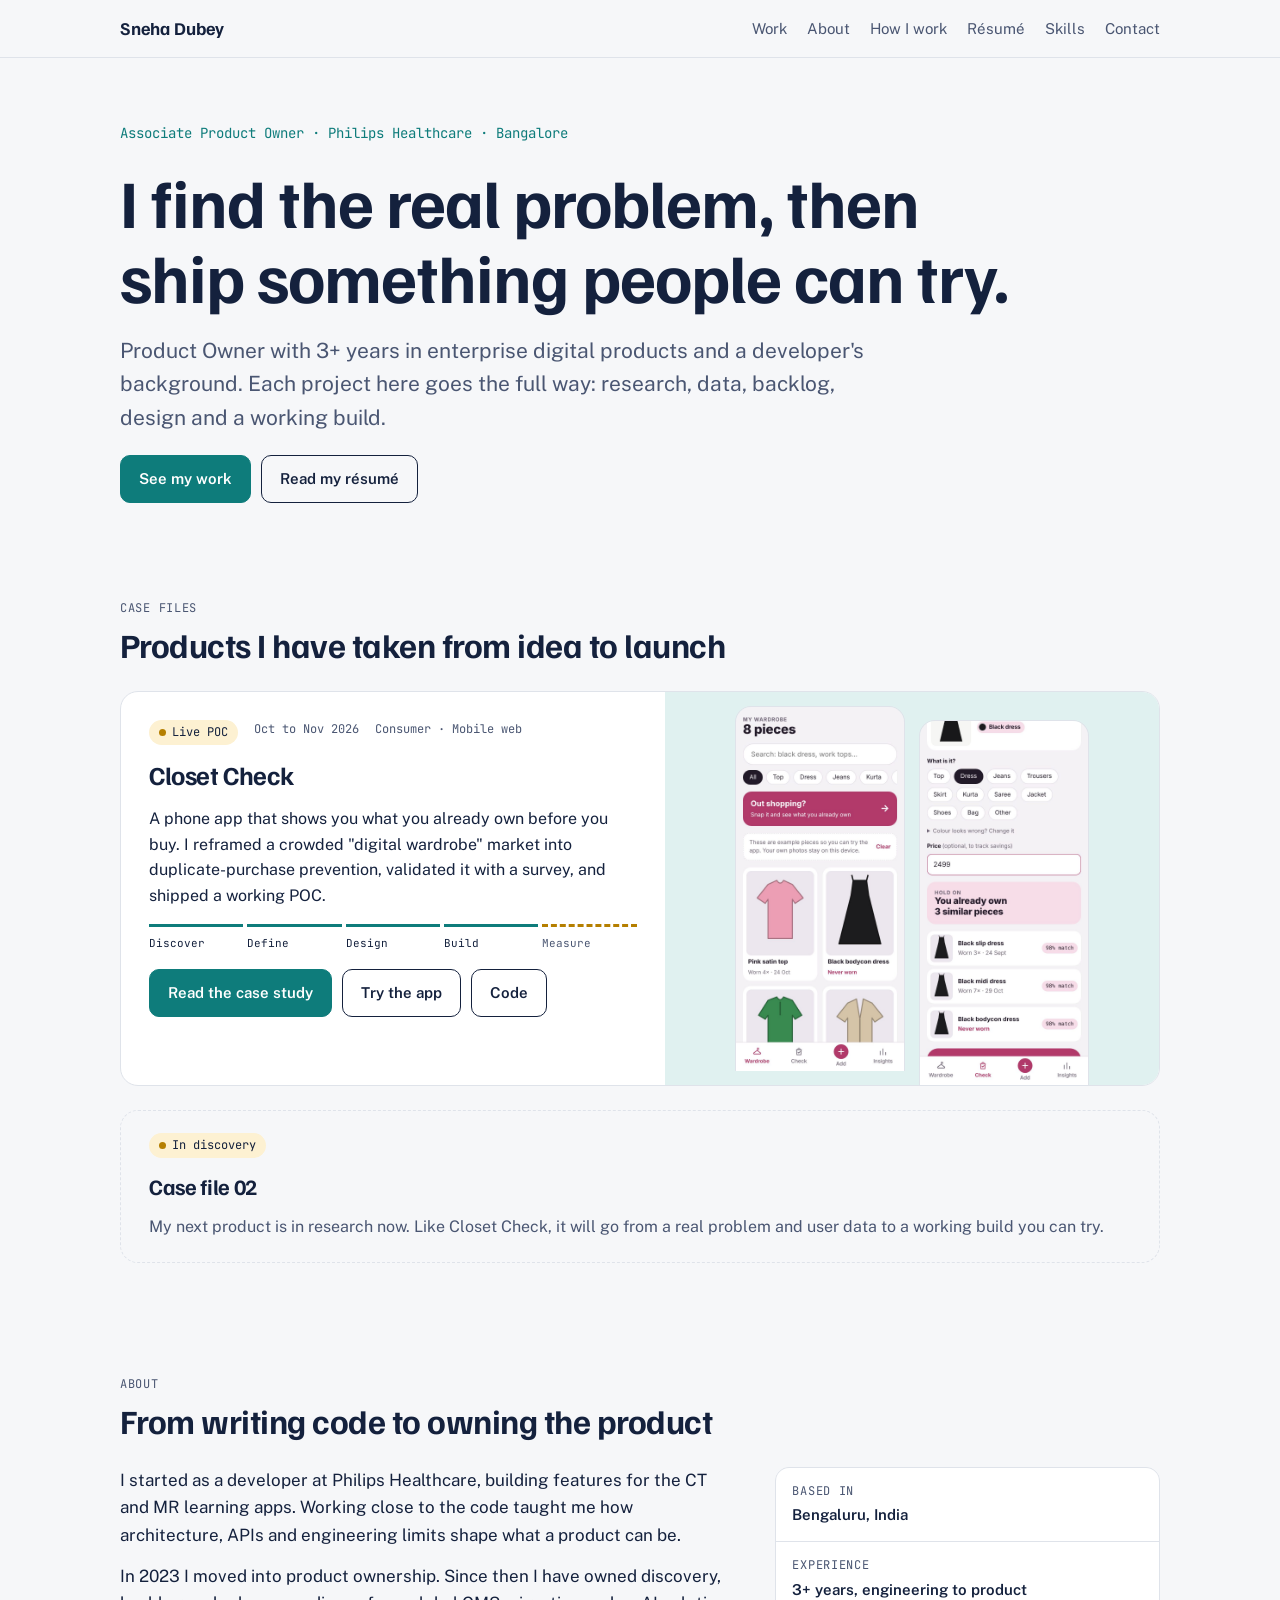
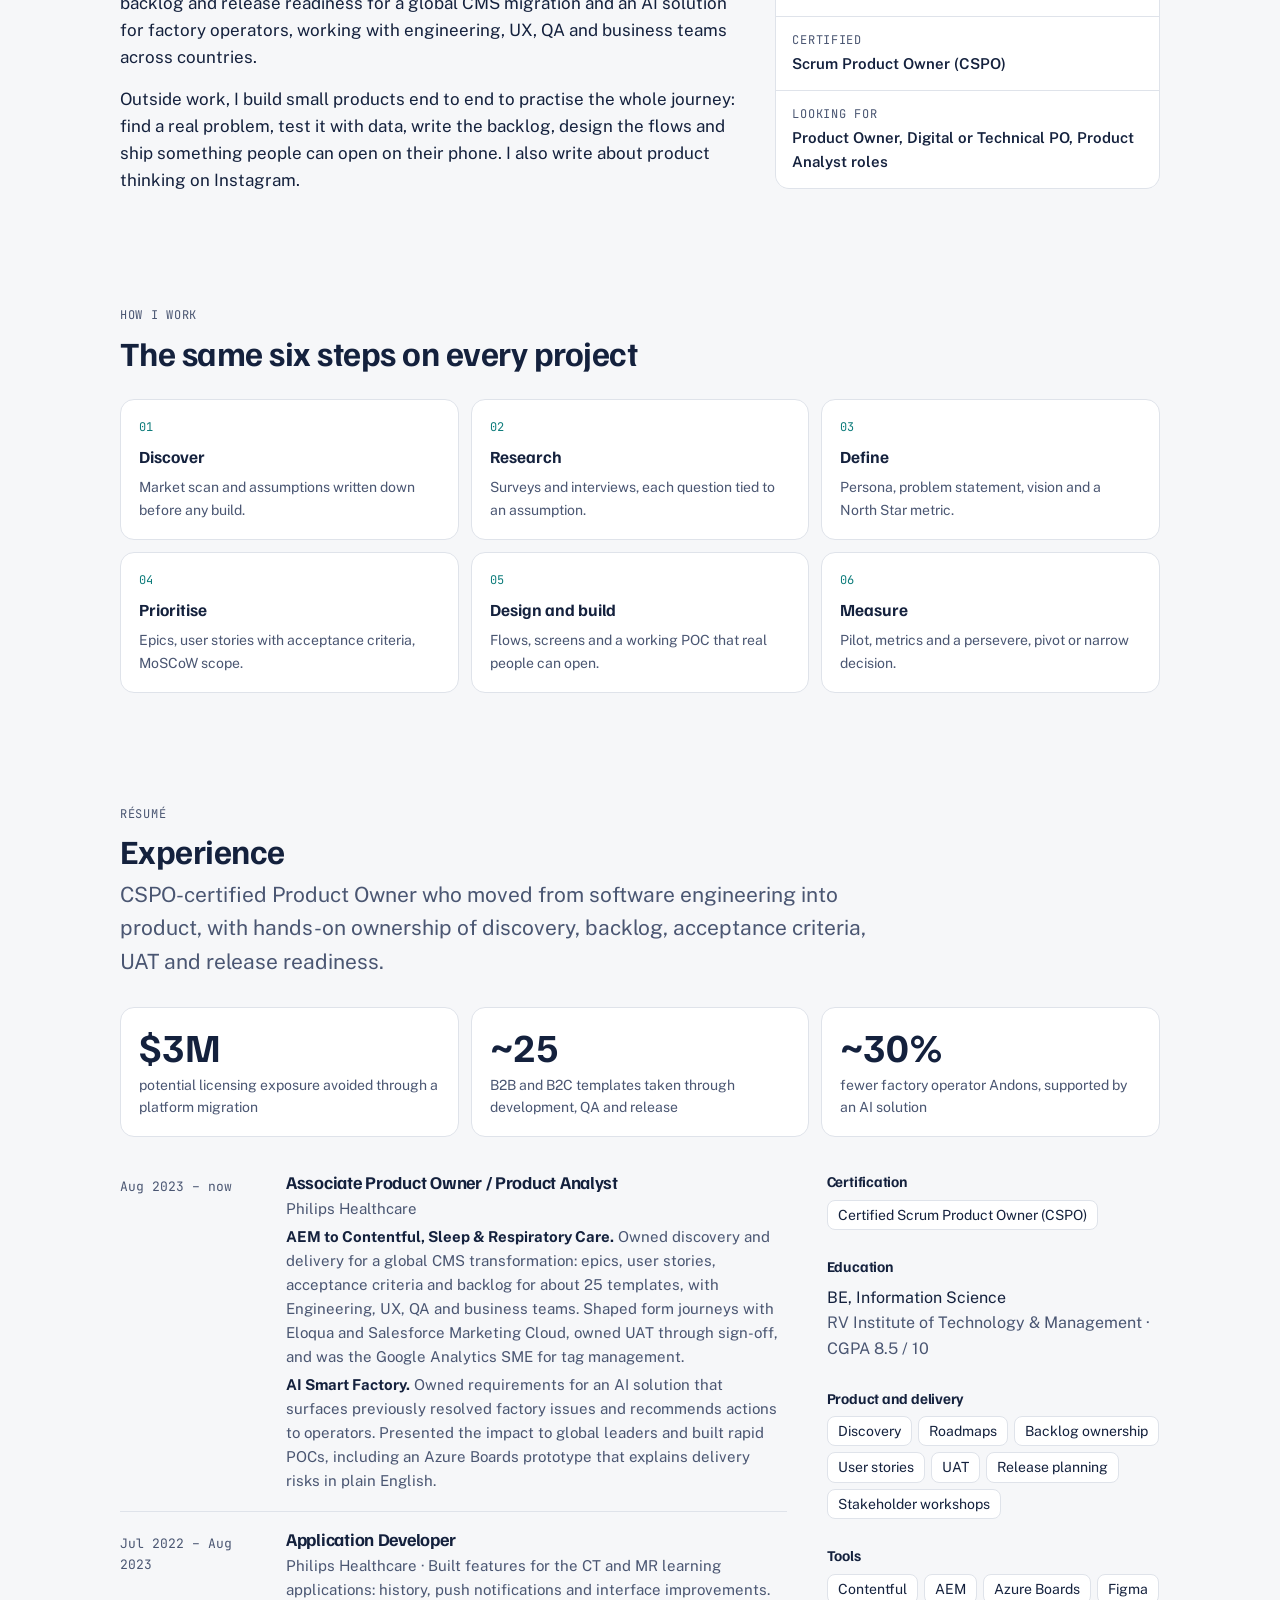
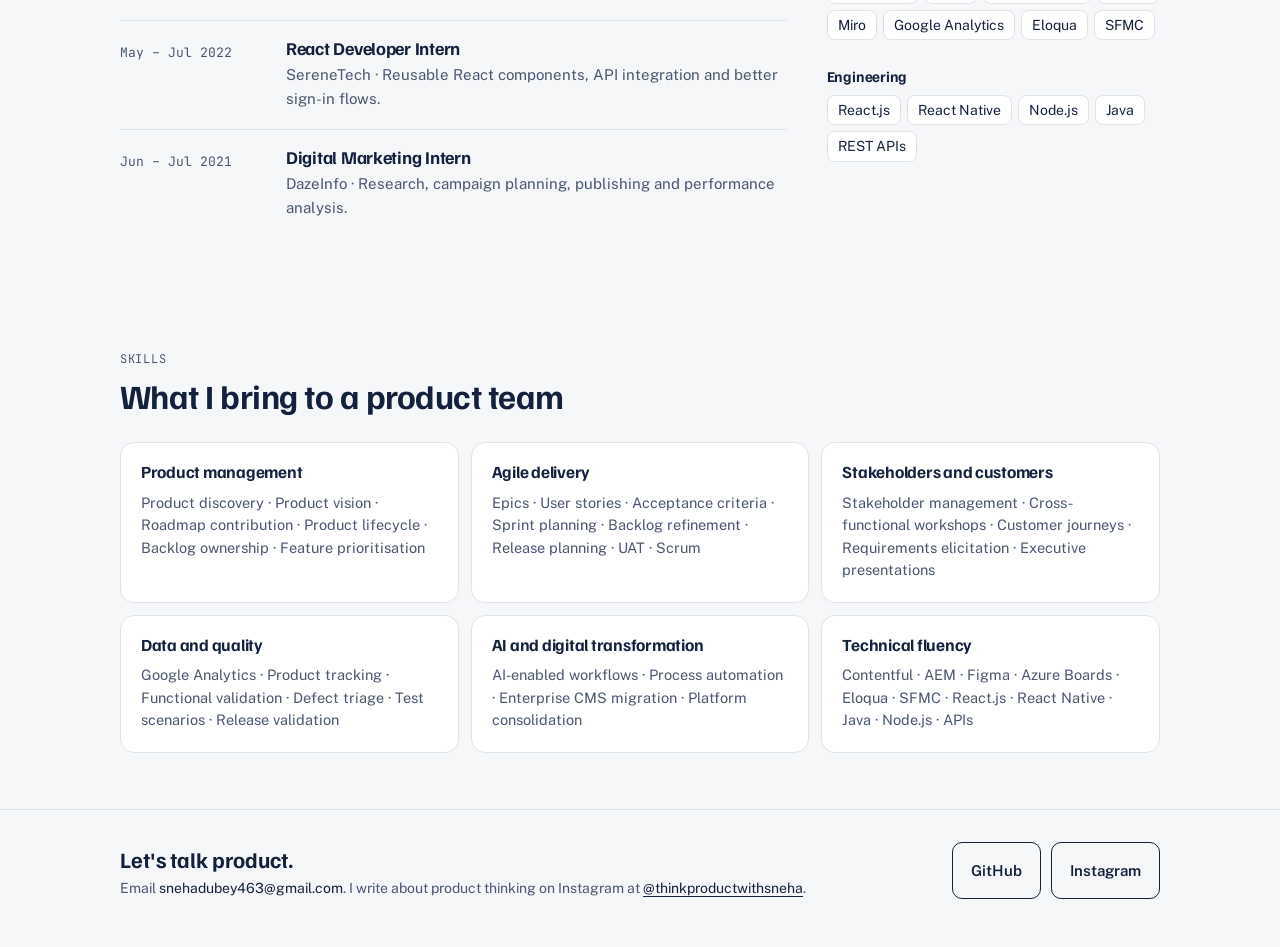
<file: index.html>
<!doctype html>
<html lang="en">
<head>
<meta charset="utf-8">
<meta name="viewport" content="width=device-width, initial-scale=1, viewport-fit=cover">
<title>Sneha Dubey</title>
<meta name="claude:viewport-fit-sides" content="cover">
<meta name="description" content="Sneha Dubey, Product Owner. Case studies from research to working product.">
<link rel="preconnect" href="https://fonts.googleapis.com">
<link rel="stylesheet" href="https://fonts.googleapis.com/css2?family=Familjen+Grotesk:wght@600;700&family=JetBrains+Mono:wght@500&family=Public+Sans:wght@400;600&display=swap">
<link rel="stylesheet" href="assets/site.css">
</head>
<body>

<nav class="nav" aria-label="Main">
  <div class="wrap">
    <a class="brand" href="#top">Sneha Dubey</a>
    <ul>
      <li><a href="#work">Work</a></li>
      <li class="hide-s"><a href="#about">About</a></li>
      <li class="hide-s"><a href="#process">How I work</a></li>
      <li><a href="#resume">Résumé</a></li>
      <li class="hide-s"><a href="#skills">Skills</a></li>
      <li><a href="#contact">Contact</a></li>
    </ul>
  </div>
</nav>

<main id="top">
  <header class="wrap hero">
    <p class="role">Associate Product Owner · Philips Healthcare · Bangalore</p>
    <h1>I find the real problem, then ship something people can try.</h1>
    <p class="lead">Product Owner with 3+ years in enterprise digital products and a developer's background. Each project here goes the full way: research, data, backlog, design and a working build.</p>
    <div class="btns">
      <a class="btn primary" href="#work">See my work</a>
      <a class="btn" href="#resume">Read my résumé</a>
    </div>
  </header>

  <section id="work" class="wrap">
    <div class="sec-head">
      <p class="label">Case files</p>
      <h2>Products I have taken from idea to launch</h2>
    </div>

    <div class="files">
      <!-- PROJECT CARD: copy this whole <article> block for each new project -->
      <article class="file">
        <div class="body">
          <div class="meta"><span class="status">Live POC</span><span>Oct to Nov 2026</span><span>Consumer · Mobile web</span></div>
          <h3 style="font-size:26px">Closet Check</h3>
          <p>A phone app that shows you what you already own before you buy. I reframed a crowded "digital wardrobe" market into duplicate-purchase prevention, validated it with a survey, and shipped a working POC.</p>
          <ol class="phases" aria-label="Product phases">
            <li class="done">Discover</li><li class="done">Define</li><li class="done">Design</li><li class="done">Build</li><li class="next">Measure</li>
          </ol>
          <div class="btns">
            <a class="btn primary" href="projects/closet-check.html">Read the case study</a>
            <a class="btn" href="https://snehadubey1401.github.io/closet-check/" target="_blank" rel="noopener">Try the app</a>
            <a class="btn" href="https://github.com/snehadubey1401/closet-check" target="_blank" rel="noopener">Code</a>
          </div>
        </div>
        <div class="shots" aria-hidden="true">
          <img src="assets/closet-check/1-home.jpg" alt="" loading="lazy">
          <img src="assets/closet-check/4-check.jpg" alt="" loading="lazy">
        </div>
      </article>
      <!-- END PROJECT CARD -->

      <!-- NEXT PROJECT SLOT: replace with a real card when the next project starts -->
      <article class="file next-file">
        <div class="body">
          <div class="meta"><span class="status">In discovery</span></div>
          <h3 style="font-size:22px">Case file 02</h3>
          <p class="muted">My next product is in research now. Like Closet Check, it will go from a real problem and user data to a working build you can try.</p>
        </div>
      </article>
    </div>
  </section>

  <section id="about" class="wrap">
    <div class="sec-head">
      <p class="label">About</p>
      <h2>From writing code to owning the product</h2>
    </div>
    <div class="about">
      <div class="prose">
        <p>I started as a developer at Philips Healthcare, building features for the CT and MR learning apps. Working close to the code taught me how architecture, APIs and engineering limits shape what a product can be.</p>
        <p>In 2023 I moved into product ownership. Since then I have owned discovery, backlog and release readiness for a global CMS migration and an AI solution for factory operators, working with engineering, UX, QA and business teams across countries.</p>
        <p>Outside work, I build small products end to end to practise the whole journey: find a real problem, test it with data, write the backlog, design the flows and ship something people can open on their phone. I also write about product thinking on Instagram.</p>
      </div>
      <dl class="facts about-facts">
        <div><dt class="label">Based in</dt><dd>Bengaluru, India</dd></div>
        <div><dt class="label">Experience</dt><dd>3+ years, engineering to product</dd></div>
        <div><dt class="label">Certified</dt><dd>Scrum Product Owner (CSPO)</dd></div>
        <div><dt class="label">Looking for</dt><dd>Product Owner, Digital or Technical PO, Product Analyst roles</dd></div>
      </dl>
    </div>
  </section>

  <section id="process" class="wrap">
    <div class="sec-head">
      <p class="label">How I work</p>
      <h2>The same six steps on every project</h2>
    </div>
    <ol class="process">
      <li><b>Discover</b><span>Market scan and assumptions written down before any build.</span></li>
      <li><b>Research</b><span>Surveys and interviews, each question tied to an assumption.</span></li>
      <li><b>Define</b><span>Persona, problem statement, vision and a North Star metric.</span></li>
      <li><b>Prioritise</b><span>Epics, user stories with acceptance criteria, MoSCoW scope.</span></li>
      <li><b>Design and build</b><span>Flows, screens and a working POC that real people can open.</span></li>
      <li><b>Measure</b><span>Pilot, metrics and a persevere, pivot or narrow decision.</span></li>
    </ol>
  </section>

  <section id="resume" class="wrap">
    <div class="sec-head">
      <p class="label">Résumé</p>
      <h2>Experience</h2>
      <p class="lead">CSPO-certified Product Owner who moved from software engineering into product, with hands-on ownership of discovery, backlog, acceptance criteria, UAT and release readiness.</p>
    </div>

    <div class="stats" style="margin-bottom:36px">
      <div class="stat"><b>$3M</b><span>potential licensing exposure avoided through a platform migration</span></div>
      <div class="stat"><b>~25</b><span>B2B and B2C templates taken through development, QA and release</span></div>
      <div class="stat"><b>~30%</b><span>fewer factory operator Andons, supported by an AI solution</span></div>
    </div>

    <div class="cv">
      <div>
        <div class="job">
          <p class="when">Aug 2023 – now</p>
          <div><h3>Associate Product Owner / Product Analyst</h3><p>Philips Healthcare</p>
            <p><b style="color:var(--ink)">AEM to Contentful, Sleep &amp; Respiratory Care.</b> Owned discovery and delivery for a global CMS transformation: epics, user stories, acceptance criteria and backlog for about 25 templates, with Engineering, UX, QA and business teams. Shaped form journeys with Eloqua and Salesforce Marketing Cloud, owned UAT through sign-off, and was the Google Analytics SME for tag management.</p>
            <p><b style="color:var(--ink)">AI Smart Factory.</b> Owned requirements for an AI solution that surfaces previously resolved factory issues and recommends actions to operators. Presented the impact to global leaders and built rapid POCs, including an Azure Boards prototype that explains delivery risks in plain English.</p></div>
        </div>
        <div class="job">
          <p class="when">Jul 2022 – Aug 2023</p>
          <div><h3>Application Developer</h3><p>Philips Healthcare · Built features for the CT and MR learning applications: history, push notifications and interface improvements.</p></div>
        </div>
        <div class="job">
          <p class="when">May – Jul 2022</p>
          <div><h3>React Developer Intern</h3><p>SereneTech · Reusable React components, API integration and better sign-in flows.</p></div>
        </div>
        <div class="job">
          <p class="when">Jun – Jul 2021</p>
          <div><h3>Digital Marketing Intern</h3><p>DazeInfo · Research, campaign planning, publishing and performance analysis.</p></div>
        </div>
      </div>
      <aside class="side">
        <div><h3>Certification</h3><div class="tags"><span>Certified Scrum Product Owner (CSPO)</span></div></div>
        <div><h3>Education</h3><p>BE, Information Science<br><span class="muted">RV Institute of Technology &amp; Management · CGPA 8.5 / 10</span></p></div>
        <div><h3>Product and delivery</h3><div class="tags"><span>Discovery</span><span>Roadmaps</span><span>Backlog ownership</span><span>User stories</span><span>UAT</span><span>Release planning</span><span>Stakeholder workshops</span></div></div>
        <div><h3>Tools</h3><div class="tags"><span>Contentful</span><span>AEM</span><span>Azure Boards</span><span>Figma</span><span>Miro</span><span>Google Analytics</span><span>Eloqua</span><span>SFMC</span></div></div>
        <div><h3>Engineering</h3><div class="tags"><span>React.js</span><span>React Native</span><span>Node.js</span><span>Java</span><span>REST APIs</span></div></div>
      </aside>
    </div>
  </section>
  <section id="skills" class="wrap">
    <div class="sec-head">
      <p class="label">Skills</p>
      <h2>What I bring to a product team</h2>
    </div>
    <div class="skills">
      <div class="card"><h3>Product management</h3><p class="muted">Product discovery · Product vision · Roadmap contribution · Product lifecycle · Backlog ownership · Feature prioritisation</p></div>
      <div class="card"><h3>Agile delivery</h3><p class="muted">Epics · User stories · Acceptance criteria · Sprint planning · Backlog refinement · Release planning · UAT · Scrum</p></div>
      <div class="card"><h3>Stakeholders and customers</h3><p class="muted">Stakeholder management · Cross-functional workshops · Customer journeys · Requirements elicitation · Executive presentations</p></div>
      <div class="card"><h3>Data and quality</h3><p class="muted">Google Analytics · Product tracking · Functional validation · Defect triage · Test scenarios · Release validation</p></div>
      <div class="card"><h3>AI and digital transformation</h3><p class="muted">AI-enabled workflows · Process automation · Enterprise CMS migration · Platform consolidation</p></div>
      <div class="card"><h3>Technical fluency</h3><p class="muted">Contentful · AEM · Figma · Azure Boards · Eloqua · SFMC · React.js · React Native · Java · Node.js · APIs</p></div>
    </div>
  </section>
</main>

<footer id="contact">
  <div class="wrap">
    <div>
      <p style="font-family:var(--f-display);font-size:22px;font-weight:700;color:var(--ink)">Let's talk product.</p>
      <p>Email <span style="color:var(--ink);user-select:all">snehadubey463@gmail.com</span>. I write about product thinking on Instagram at <a href="https://www.instagram.com/thinkproductwithsneha/" target="_blank" rel="noopener">@thinkproductwithsneha</a>.</p>
    </div>
    <div class="btns">
      <a class="btn" href="https://github.com/snehadubey1401" target="_blank" rel="noopener">GitHub</a>
      <a class="btn" href="https://www.instagram.com/thinkproductwithsneha/" target="_blank" rel="noopener">Instagram</a>
    </div>
  </div>
</footer>
</body>
</html>
</file>
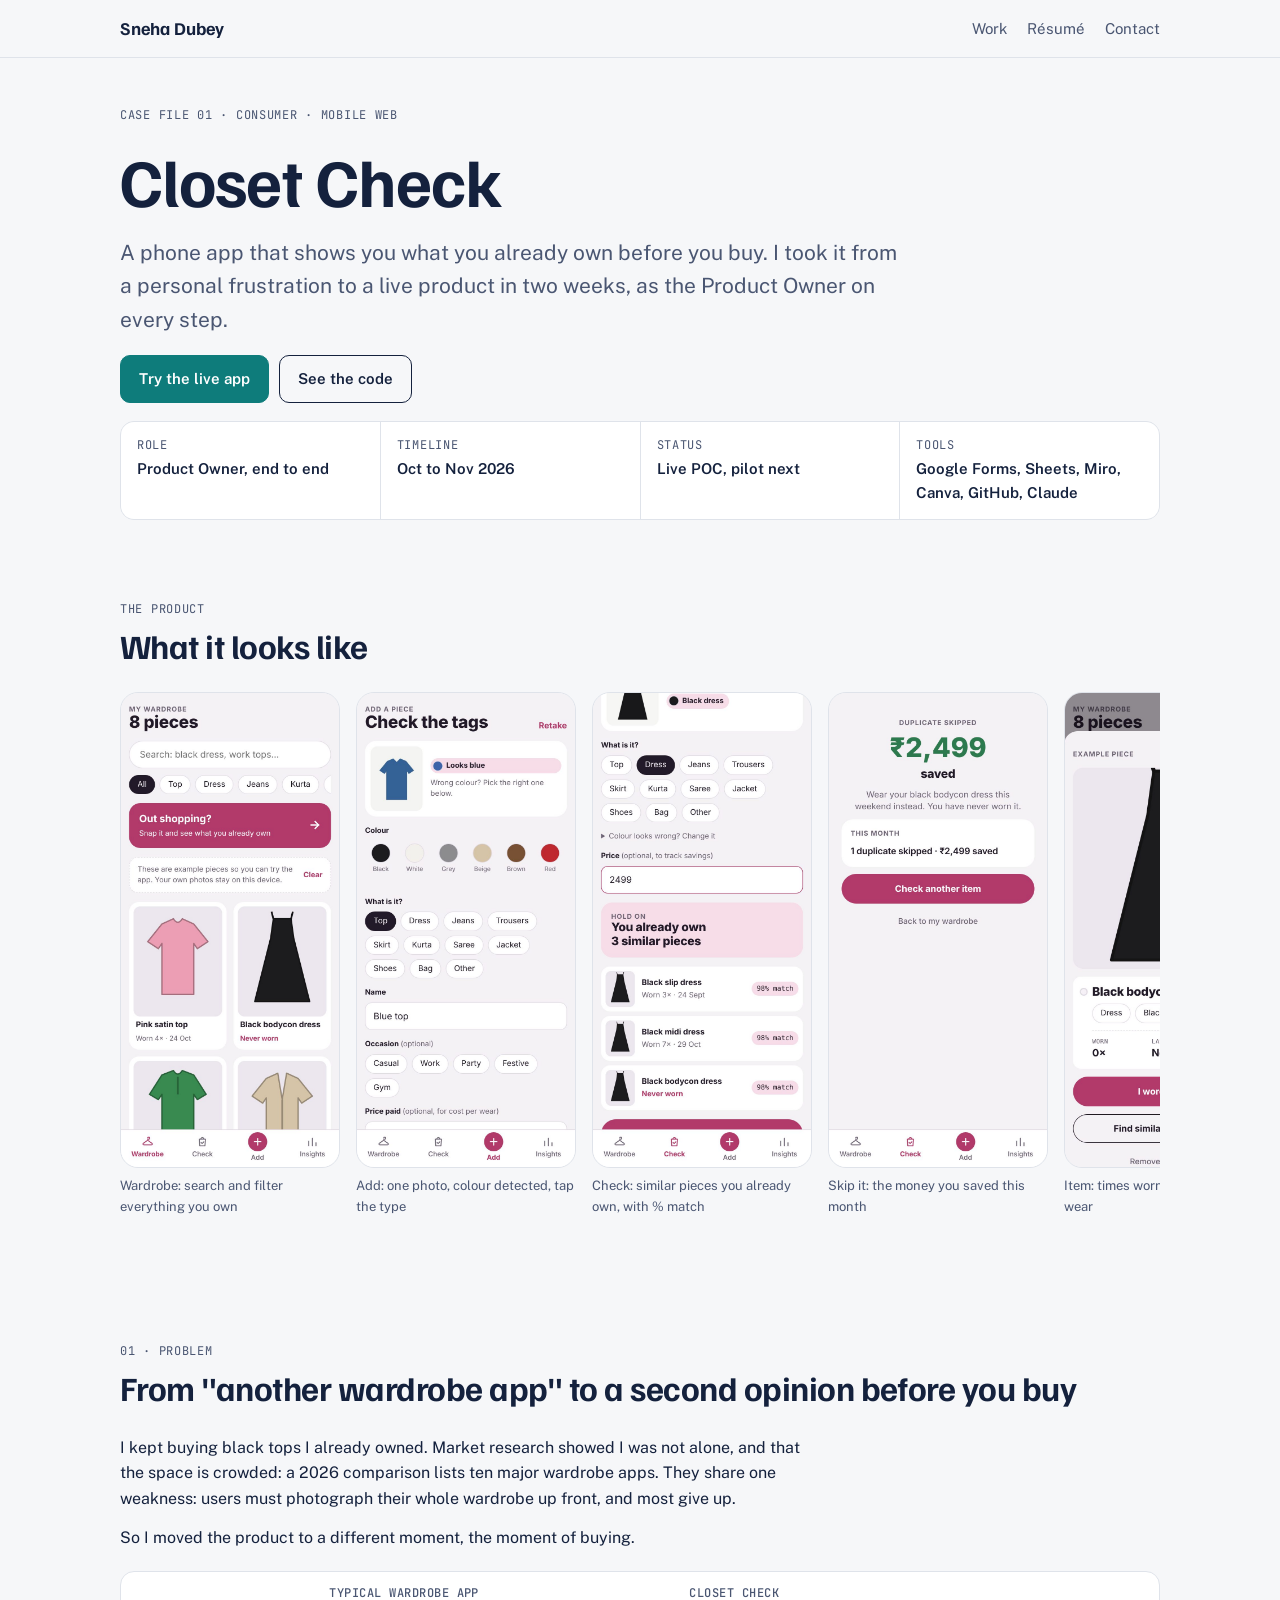
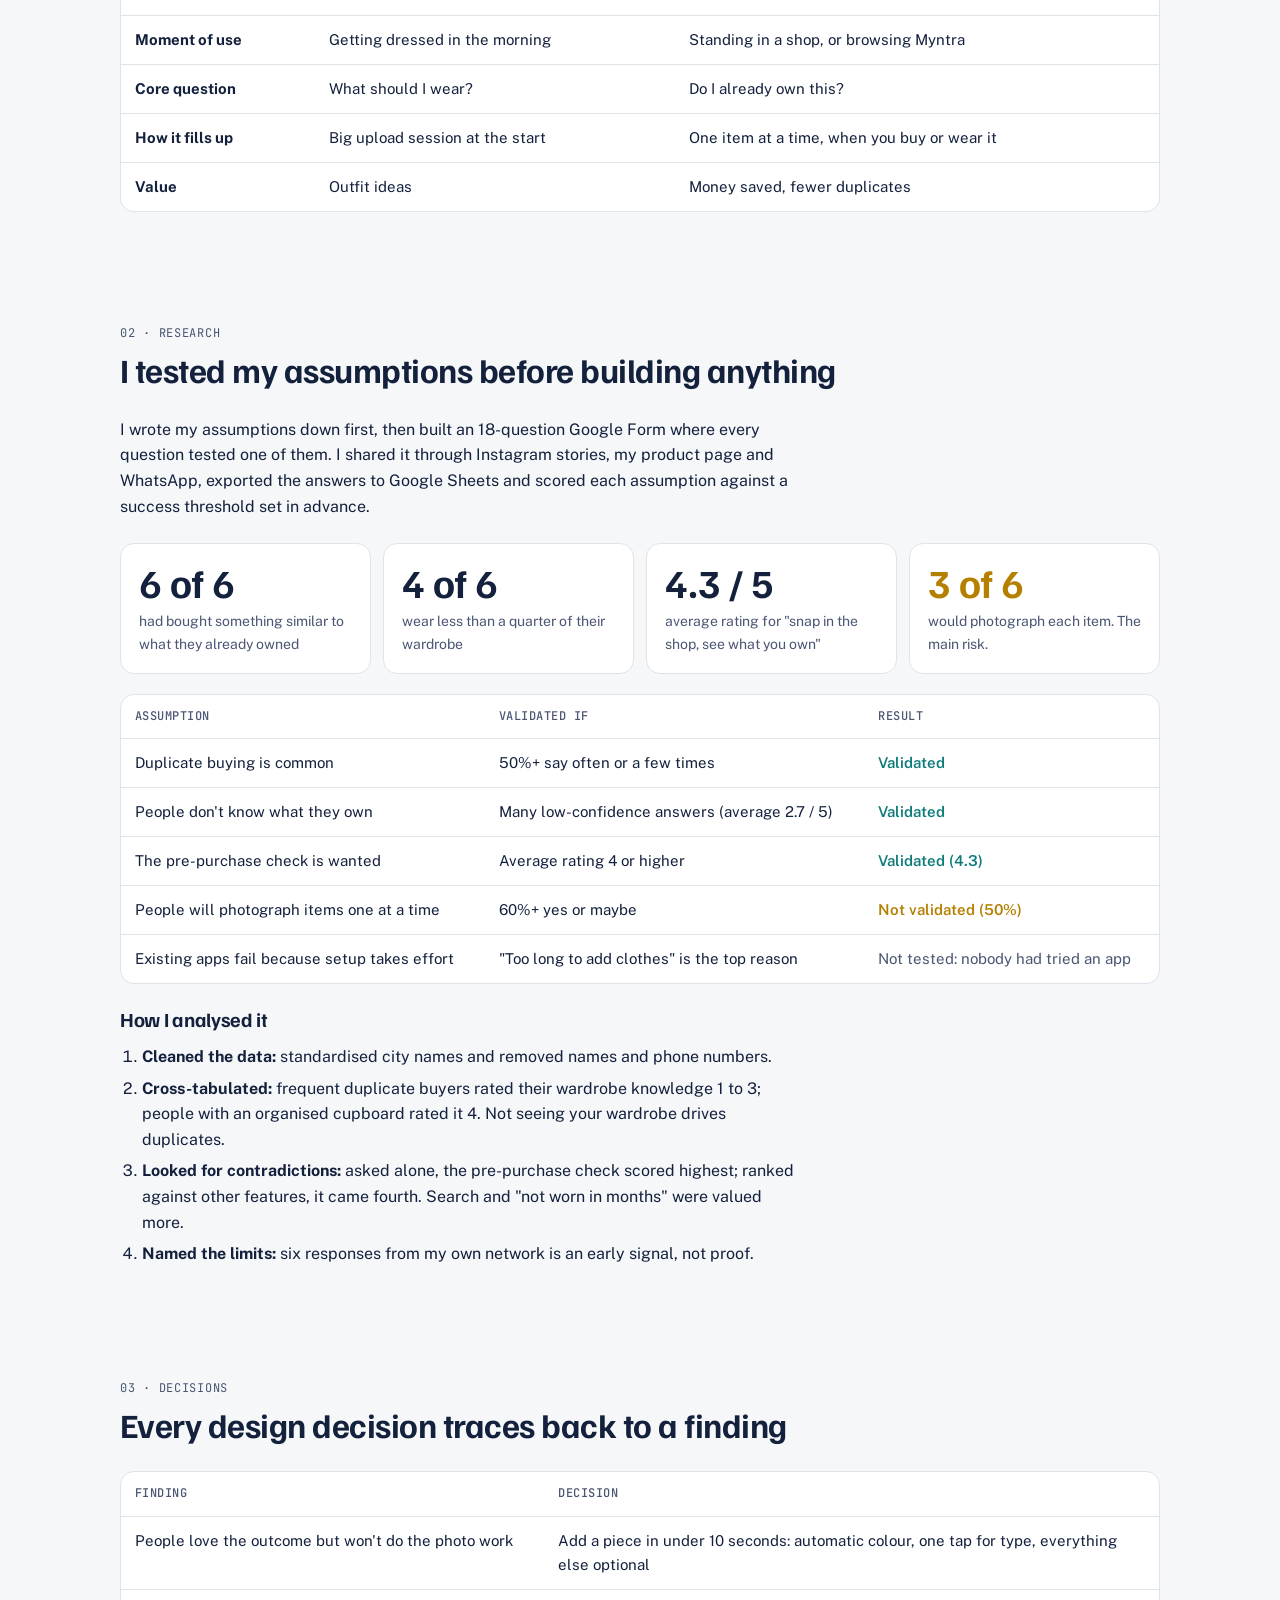
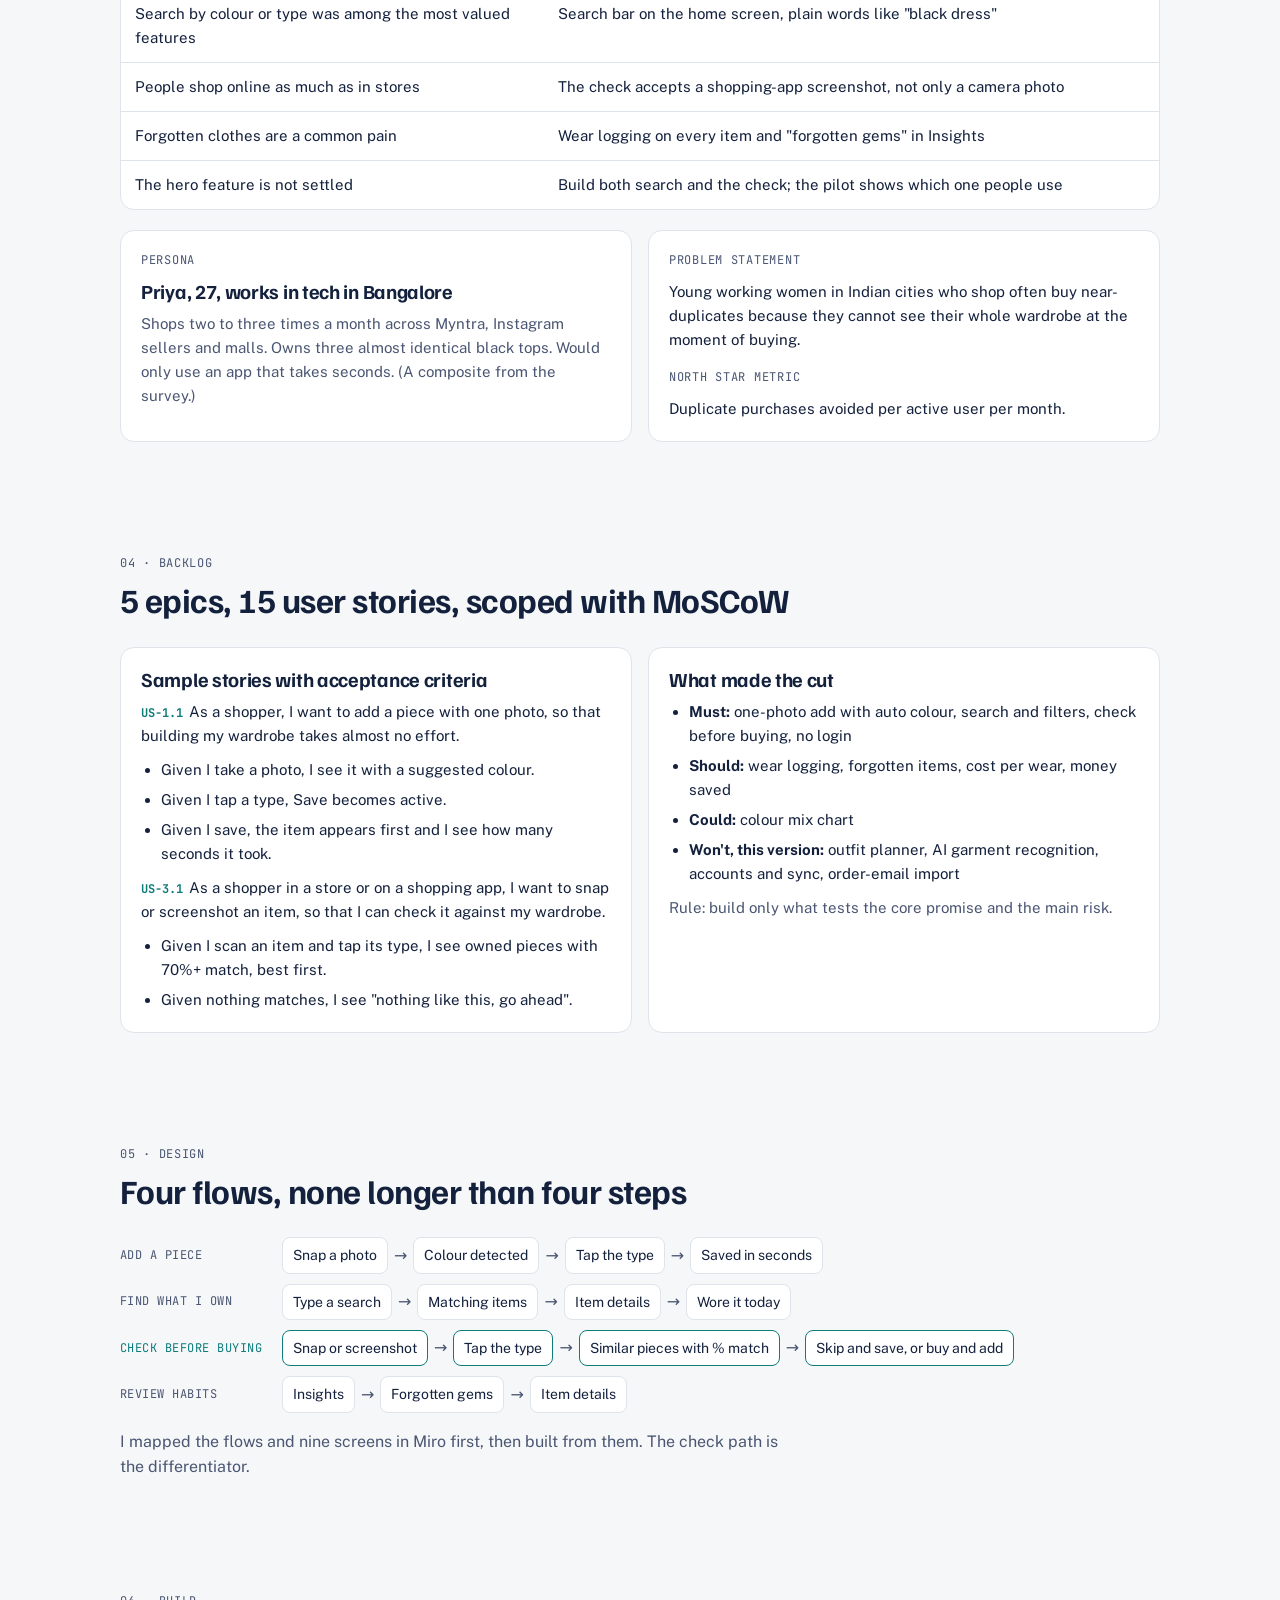
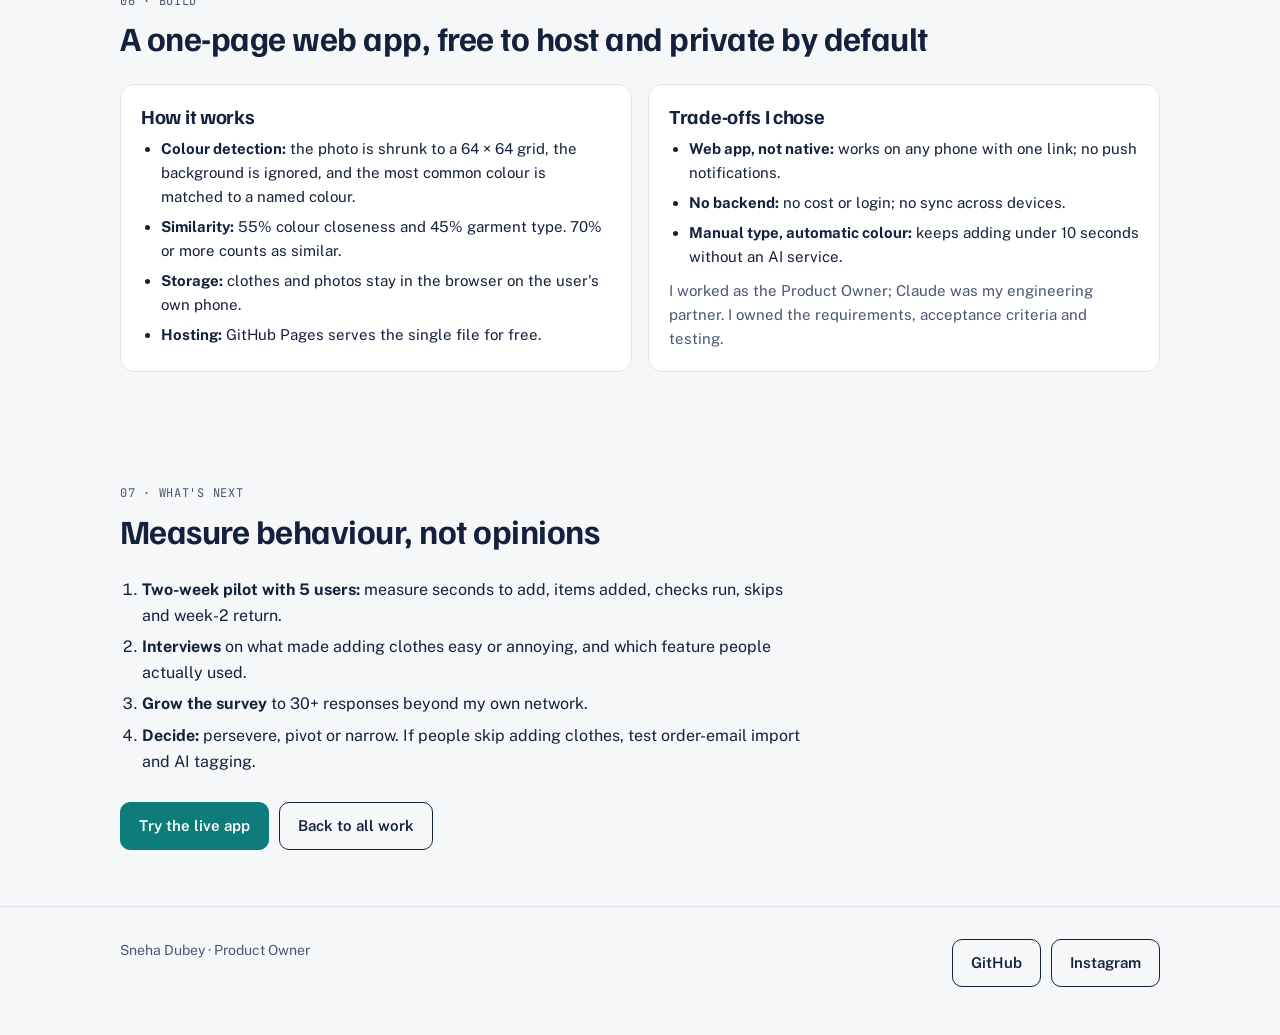
<file: projects/closet-check.html>
<!doctype html>
<html lang="en">
<head>
<meta charset="utf-8">
<meta name="viewport" content="width=device-width, initial-scale=1, viewport-fit=cover">
<title>Closet Check Case Study</title>
<meta name="claude:viewport-fit-sides" content="cover">
<meta name="description" content="How I took Closet Check from a personal problem to a live POC: research, data, user stories and build.">
<link rel="preconnect" href="https://fonts.googleapis.com">
<link rel="stylesheet" href="https://fonts.googleapis.com/css2?family=Familjen+Grotesk:wght@600;700&family=JetBrains+Mono:wght@500&family=Public+Sans:wght@400;600&display=swap">
<link rel="stylesheet" href="../assets/site.css">
</head>
<body>

<nav class="nav" aria-label="Main">
  <div class="wrap">
    <a class="brand" href="../index.html">Sneha Dubey</a>
    <ul>
      <li><a href="../index.html#work">Work</a></li>
      <li><a href="../index.html#resume">Résumé</a></li>
      <li><a href="../index.html#contact">Contact</a></li>
    </ul>
  </div>
</nav>

<main>
  <header class="wrap cs-hero">
    <p class="label">Case file 01 · Consumer · Mobile web</p>
    <h1>Closet Check</h1>
    <p class="lead">A phone app that shows you what you already own before you buy. I took it from a personal frustration to a live product in two weeks, as the Product Owner on every step.</p>
    <div class="btns">
      <a class="btn primary" href="https://snehadubey1401.github.io/closet-check/" target="_blank" rel="noopener">Try the live app</a>
      <a class="btn" href="https://github.com/snehadubey1401/closet-check" target="_blank" rel="noopener">See the code</a>
    </div>
    <div class="facts">
      <div><span class="label">Role</span><b>Product Owner, end to end</b></div>
      <div><span class="label">Timeline</span><b>Oct to Nov 2026</b></div>
      <div><span class="label">Status</span><b>Live POC, pilot next</b></div>
      <div><span class="label">Tools</span><b>Google Forms, Sheets, Miro, Canva, GitHub, Claude</b></div>
    </div>
  </header>

  <section class="wrap" aria-labelledby="screens">
    <div class="sec-head"><p class="label">The product</p><h2 id="screens">What it looks like</h2></div>
    <div class="gallery">
      <figure><img src="../assets/closet-check/1-home.jpg" alt="Wardrobe home screen with search, type filters and clothing cards" loading="lazy"><figcaption>Wardrobe: search and filter everything you own</figcaption></figure>
      <figure><img src="../assets/closet-check/6-add.jpg" alt="Add a piece screen with detected colour and type chips" loading="lazy"><figcaption>Add: one photo, colour detected, tap the type</figcaption></figure>
      <figure><img src="../assets/closet-check/4-check.jpg" alt="Check before buying screen showing three similar black dresses with match percentages" loading="lazy"><figcaption>Check: similar pieces you already own, with % match</figcaption></figure>
      <figure><img src="../assets/closet-check/5-saved.jpg" alt="Duplicate skipped screen showing rupees saved" loading="lazy"><figcaption>Skip it: the money you saved this month</figcaption></figure>
      <figure><img src="../assets/closet-check/3-item.jpg" alt="Item detail showing times worn, last worn and cost per wear" loading="lazy"><figcaption>Item: times worn, last worn, cost per wear</figcaption></figure>
      <figure><img src="../assets/closet-check/7-insights.jpg" alt="Insights screen with wardrobe stats, forgotten pieces and colour mix" loading="lazy"><figcaption>Insights: forgotten pieces and colour mix</figcaption></figure>
    </div>
  </section>

  <section class="wrap" aria-labelledby="problem">
    <div class="sec-head"><p class="label">01 · Problem</p><h2 id="problem">From "another wardrobe app" to a second opinion before you buy</h2></div>
    <div class="prose">
      <p>I kept buying black tops I already owned. Market research showed I was not alone, and that the space is crowded: a 2026 comparison lists ten major wardrobe apps. They share one weakness: users must photograph their whole wardrobe up front, and most give up.</p>
      <p>So I moved the product to a different moment, the moment of buying.</p>
    </div>
    <div class="tbl" style="margin-top:20px">
      <table>
        <thead><tr><th></th><th>Typical wardrobe app</th><th>Closet Check</th></tr></thead>
        <tbody>
          <tr><td><b>Moment of use</b></td><td>Getting dressed in the morning</td><td>Standing in a shop, or browsing Myntra</td></tr>
          <tr><td><b>Core question</b></td><td>What should I wear?</td><td>Do I already own this?</td></tr>
          <tr><td><b>How it fills up</b></td><td>Big upload session at the start</td><td>One item at a time, when you buy or wear it</td></tr>
          <tr><td><b>Value</b></td><td>Outfit ideas</td><td>Money saved, fewer duplicates</td></tr>
        </tbody>
      </table>
    </div>
  </section>

  <section class="wrap" aria-labelledby="research">
    <div class="sec-head"><p class="label">02 · Research</p><h2 id="research">I tested my assumptions before building anything</h2></div>
    <div class="prose">
      <p>I wrote my assumptions down first, then built an 18-question Google Form where every question tested one of them. I shared it through Instagram stories, my product page and WhatsApp, exported the answers to Google Sheets and scored each assumption against a success threshold set in advance.</p>
    </div>
    <div class="stats" style="margin-top:24px">
      <div class="stat"><b>6 of 6</b><span>had bought something similar to what they already owned</span></div>
      <div class="stat"><b>4 of 6</b><span>wear less than a quarter of their wardrobe</span></div>
      <div class="stat"><b>4.3 / 5</b><span>average rating for "snap in the shop, see what you own"</span></div>
      <div class="stat risk"><b>3 of 6</b><span>would photograph each item. The main risk.</span></div>
    </div>
    <div class="tbl" style="margin-top:20px">
      <table>
        <thead><tr><th>Assumption</th><th>Validated if</th><th>Result</th></tr></thead>
        <tbody>
          <tr><td>Duplicate buying is common</td><td>50%+ say often or a few times</td><td class="ok">Validated</td></tr>
          <tr><td>People don't know what they own</td><td>Many low-confidence answers (average 2.7 / 5)</td><td class="ok">Validated</td></tr>
          <tr><td>The pre-purchase check is wanted</td><td>Average rating 4 or higher</td><td class="ok">Validated (4.3)</td></tr>
          <tr><td>People will photograph items one at a time</td><td>60%+ yes or maybe</td><td class="no">Not validated (50%)</td></tr>
          <tr><td>Existing apps fail because setup takes effort</td><td>"Too long to add clothes" is the top reason</td><td class="muted">Not tested: nobody had tried an app</td></tr>
        </tbody>
      </table>
    </div>
    <div class="prose" style="margin-top:24px">
      <h3>How I analysed it</h3>
      <ol>
        <li><b>Cleaned the data:</b> standardised city names and removed names and phone numbers.</li>
        <li><b>Cross-tabulated:</b> frequent duplicate buyers rated their wardrobe knowledge 1 to 3; people with an organised cupboard rated it 4. Not seeing your wardrobe drives duplicates.</li>
        <li><b>Looked for contradictions:</b> asked alone, the pre-purchase check scored highest; ranked against other features, it came fourth. Search and "not worn in months" were valued more.</li>
        <li><b>Named the limits:</b> six responses from my own network is an early signal, not proof.</li>
      </ol>
    </div>
  </section>

  <section class="wrap" aria-labelledby="decisions">
    <div class="sec-head"><p class="label">03 · Decisions</p><h2 id="decisions">Every design decision traces back to a finding</h2></div>
    <div class="tbl">
      <table>
        <thead><tr><th>Finding</th><th>Decision</th></tr></thead>
        <tbody>
          <tr><td>People love the outcome but won't do the photo work</td><td>Add a piece in under 10 seconds: automatic colour, one tap for type, everything else optional</td></tr>
          <tr><td>Search by colour or type was among the most valued features</td><td>Search bar on the home screen, plain words like "black dress"</td></tr>
          <tr><td>People shop online as much as in stores</td><td>The check accepts a shopping-app screenshot, not only a camera photo</td></tr>
          <tr><td>Forgotten clothes are a common pain</td><td>Wear logging on every item and "forgotten gems" in Insights</td></tr>
          <tr><td>The hero feature is not settled</td><td>Build both search and the check; the pilot shows which one people use</td></tr>
        </tbody>
      </table>
    </div>
    <div class="cols" style="margin-top:20px">
      <div class="card"><p class="label">Persona</p><h3>Priya, 27, works in tech in Bangalore</h3><p class="muted" style="font-size:15px">Shops two to three times a month across Myntra, Instagram sellers and malls. Owns three almost identical black tops. Would only use an app that takes seconds. (A composite from the survey.)</p></div>
      <div class="card"><p class="label">Problem statement</p><p style="font-size:15px">Young working women in Indian cities who shop often buy near-duplicates because they cannot see their whole wardrobe at the moment of buying.</p><p class="label" style="margin-top:6px">North Star metric</p><p style="font-size:15px">Duplicate purchases avoided per active user per month.</p></div>
    </div>
  </section>

  <section class="wrap" aria-labelledby="backlog">
    <div class="sec-head"><p class="label">04 · Backlog</p><h2 id="backlog">5 epics, 15 user stories, scoped with MoSCoW</h2></div>
    <div class="cols">
      <div class="card">
        <h3>Sample stories with acceptance criteria</h3>
        <p class="story"><b>US-1.1</b>As a shopper, I want to add a piece with one photo, so that building my wardrobe takes almost no effort.</p>
        <ul><li>Given I take a photo, I see it with a suggested colour.</li><li>Given I tap a type, Save becomes active.</li><li>Given I save, the item appears first and I see how many seconds it took.</li></ul>
        <p class="story"><b>US-3.1</b>As a shopper in a store or on a shopping app, I want to snap or screenshot an item, so that I can check it against my wardrobe.</p>
        <ul><li>Given I scan an item and tap its type, I see owned pieces with 70%+ match, best first.</li><li>Given nothing matches, I see "nothing like this, go ahead".</li></ul>
      </div>
      <div class="card">
        <h3>What made the cut</h3>
        <ul>
          <li><b>Must:</b> one-photo add with auto colour, search and filters, check before buying, no login</li>
          <li><b>Should:</b> wear logging, forgotten items, cost per wear, money saved</li>
          <li><b>Could:</b> colour mix chart</li>
          <li><b>Won't, this version:</b> outfit planner, AI garment recognition, accounts and sync, order-email import</li>
        </ul>
        <p class="muted" style="font-size:15px">Rule: build only what tests the core promise and the main risk.</p>
      </div>
    </div>
  </section>

  <section class="wrap" aria-labelledby="design">
    <div class="sec-head"><p class="label">05 · Design</p><h2 id="design">Four flows, none longer than four steps</h2></div>
    <div class="flow" role="list">
      <div class="lane" role="listitem"><span class="name">Add a piece</span><div class="steps"><span>Snap a photo</span><i>→</i><span>Colour detected</span><i>→</i><span>Tap the type</span><i>→</i><span>Saved in seconds</span></div></div>
      <div class="lane" role="listitem"><span class="name">Find what I own</span><div class="steps"><span>Type a search</span><i>→</i><span>Matching items</span><i>→</i><span>Item details</span><i>→</i><span>Wore it today</span></div></div>
      <div class="lane core" role="listitem"><span class="name">Check before buying</span><div class="steps"><span>Snap or screenshot</span><i>→</i><span>Tap the type</span><i>→</i><span>Similar pieces with % match</span><i>→</i><span>Skip and save, or buy and add</span></div></div>
      <div class="lane" role="listitem"><span class="name">Review habits</span><div class="steps"><span>Insights</span><i>→</i><span>Forgotten gems</span><i>→</i><span>Item details</span></div></div>
    </div>
    <p class="muted" style="margin-top:16px;max-width:68ch">I mapped the flows and nine screens in Miro first, then built from them. The check path is the differentiator.</p>
  </section>

  <section class="wrap" aria-labelledby="build">
    <div class="sec-head"><p class="label">06 · Build</p><h2 id="build">A one-page web app, free to host and private by default</h2></div>
    <div class="cols">
      <div class="card">
        <h3>How it works</h3>
        <ul>
          <li><b>Colour detection:</b> the photo is shrunk to a 64 × 64 grid, the background is ignored, and the most common colour is matched to a named colour.</li>
          <li><b>Similarity:</b> 55% colour closeness and 45% garment type. 70% or more counts as similar.</li>
          <li><b>Storage:</b> clothes and photos stay in the browser on the user's own phone.</li>
          <li><b>Hosting:</b> GitHub Pages serves the single file for free.</li>
        </ul>
      </div>
      <div class="card">
        <h3>Trade-offs I chose</h3>
        <ul>
          <li><b>Web app, not native:</b> works on any phone with one link; no push notifications.</li>
          <li><b>No backend:</b> no cost or login; no sync across devices.</li>
          <li><b>Manual type, automatic colour:</b> keeps adding under 10 seconds without an AI service.</li>
        </ul>
        <p class="muted" style="font-size:15px">I worked as the Product Owner; Claude was my engineering partner. I owned the requirements, acceptance criteria and testing.</p>
      </div>
    </div>
  </section>

  <section class="wrap" aria-labelledby="next">
    <div class="sec-head"><p class="label">07 · What's next</p><h2 id="next">Measure behaviour, not opinions</h2></div>
    <div class="prose">
      <ol>
        <li><b>Two-week pilot with 5 users:</b> measure seconds to add, items added, checks run, skips and week-2 return.</li>
        <li><b>Interviews</b> on what made adding clothes easy or annoying, and which feature people actually used.</li>
        <li><b>Grow the survey</b> to 30+ responses beyond my own network.</li>
        <li><b>Decide:</b> persevere, pivot or narrow. If people skip adding clothes, test order-email import and AI tagging.</li>
      </ol>
    </div>
    <div class="btns" style="margin-top:28px">
      <a class="btn primary" href="https://snehadubey1401.github.io/closet-check/" target="_blank" rel="noopener">Try the live app</a>
      <a class="btn" href="../index.html#work">Back to all work</a>
    </div>
  </section>
</main>

<footer>
  <div class="wrap">
    <p>Sneha Dubey · Product Owner</p>
    <div class="btns"><a class="btn" href="https://github.com/snehadubey1401" target="_blank" rel="noopener">GitHub</a><a class="btn" href="https://www.instagram.com/thinkproductwithsneha/" target="_blank" rel="noopener">Instagram</a></div>
  </div>
</footer>
</body>
</html>
</file>
<file: assets/site.css>
/* Layout: one 1080px column; home = hero, case-file cards, process, résumé. Projects read as "case files" with a phase tracker. */
:root{
  --bg:#F6F7F9; --surface:#FFFFFF; --ink:#14213D; --ink-2:#4A5672; --line:#DFE3EA;
  --accent:#0E7C7B; --accent-ink:#FFFFFF; --accent-soft:#E0F1F0; --mark:#B57F00; --mark-soft:#FDF1D2;
  --f-display:'Familjen Grotesk','Public Sans',system-ui,sans-serif;
  --f-body:'Public Sans',system-ui,-apple-system,'Segoe UI',sans-serif;
  --f-mono:'JetBrains Mono',ui-monospace,Menlo,monospace;
}
@media (prefers-color-scheme: dark){:root:not([data-theme="light"]){
  --bg:#0F1522; --surface:#172033; --ink:#EEF2F8; --ink-2:#A6B0C3; --line:#2A3550;
  --accent:#4CC3BF; --accent-ink:#06201F; --accent-soft:#12393A; --mark:#F5C04A; --mark-soft:#3A3014; color-scheme:dark}}
:root[data-theme="dark"]{
  --bg:#0F1522; --surface:#172033; --ink:#EEF2F8; --ink-2:#A6B0C3; --line:#2A3550;
  --accent:#4CC3BF; --accent-ink:#06201F; --accent-soft:#12393A; --mark:#F5C04A; --mark-soft:#3A3014; color-scheme:dark}

*{box-sizing:border-box}
body{margin:0;background:var(--bg);color:var(--ink);font-family:var(--f-body);font-size:16px;line-height:1.6;-webkit-font-smoothing:antialiased}
img{max-width:100%;display:block}
a{color:var(--accent);text-underline-offset:3px}
:focus-visible{outline:2px solid var(--accent);outline-offset:3px;border-radius:4px}
h1,h2,h3{font-family:var(--f-display);margin:0;line-height:1.1;text-wrap:balance;letter-spacing:-.015em}
h1{font-size:clamp(40px,7vw,68px);font-weight:700}
h2{font-size:clamp(26px,3.6vw,34px);font-weight:700}
h3{font-size:20px;font-weight:700}
p{margin:0}
.wrap{max-width:1080px;margin:0 auto;padding-left:max(20px,env(safe-area-inset-left,0px));padding-right:max(20px,env(safe-area-inset-right,0px))}
.label{font-family:var(--f-mono);font-size:12px;letter-spacing:.06em;text-transform:uppercase;color:var(--ink-2)}
.lead{font-size:clamp(18px,2.2vw,21px);color:var(--ink-2);max-width:60ch}
.muted{color:var(--ink-2)}
section{padding-block:56px}
.sec-head{display:flex;flex-direction:column;gap:8px;margin-bottom:28px}

/* nav */
.nav{position:sticky;top:env(safe-area-inset-top,0px);z-index:10;background:var(--bg);border-bottom:1px solid var(--line)}
body::before{content:"";position:fixed;inset:0 0 auto;height:env(safe-area-inset-top,0px);z-index:11;background:var(--bg)}
.nav .wrap{display:flex;align-items:center;justify-content:space-between;gap:16px;padding-block:14px}
.brand{font-family:var(--f-display);font-weight:700;font-size:18px;color:var(--ink);text-decoration:none}
.nav ul{list-style:none;display:flex;gap:20px;margin:0;padding:0;flex-wrap:wrap}
.nav ul a{color:var(--ink-2);text-decoration:none;font-size:15px}
.nav ul a:hover{color:var(--ink)}
@media (max-width:520px){.nav ul{gap:14px}.nav ul li.hide-s{display:none}}

/* buttons */
.btns{display:flex;flex-wrap:wrap;gap:10px}
.btn{display:inline-flex;align-items:center;gap:8px;border-radius:10px;padding:11px 18px;font-weight:600;font-size:15px;text-decoration:none;border:1.5px solid var(--ink);color:var(--ink)}
.btn.primary{background:var(--accent);border-color:var(--accent);color:var(--accent-ink)}
.btn:hover{transform:translateY(-1px)}
@media (prefers-reduced-motion:reduce){.btn:hover{transform:none}}

/* hero */
.hero{padding-block:64px 40px;display:flex;flex-direction:column;gap:20px}
.hero .role{font-family:var(--f-mono);font-size:14px;color:var(--accent)}

/* case file cards */
.files{display:flex;flex-direction:column;gap:24px}
.file{background:var(--surface);border:1px solid var(--line);border-radius:18px;display:grid;grid-template-columns:minmax(0,1.1fr) minmax(0,1fr);overflow:hidden}
.file .body{padding:28px;display:flex;flex-direction:column;gap:16px;min-width:0}
.file .shots{background:var(--accent-soft);display:flex;justify-content:center;align-items:flex-end;gap:14px;padding:28px 20px 0}
.file .shots img{width:min(42%,170px);border-radius:16px 16px 0 0;border:1px solid var(--line);border-bottom:0}
.file .shots img:first-child{transform:translateY(-14px)}
@media (max-width:760px){.file{grid-template-columns:1fr}.file .shots{order:-1}}
.meta{display:flex;flex-wrap:wrap;gap:8px 16px;font-family:var(--f-mono);font-size:12px;color:var(--ink-2)}
.status{display:inline-flex;align-items:center;gap:6px;background:var(--mark-soft);color:var(--ink);border-radius:999px;padding:3px 10px;font-family:var(--f-mono);font-size:12px}
.status::before{content:"";width:7px;height:7px;border-radius:50%;background:var(--mark)}

/* phase tracker */
.phases{list-style:none;margin:0;padding:0;display:grid;grid-template-columns:repeat(5,minmax(0,1fr));gap:4px}
.phases li{font-family:var(--f-mono);font-size:11px;color:var(--ink-2);padding-top:8px;border-top:3px solid var(--line)}
.phases li.done{border-top-color:var(--accent);color:var(--ink)}
.phases li.next{border-top-style:dashed;border-top-color:var(--mark)}

/* process */
.process{list-style:none;margin:0;padding:0;display:grid;grid-template-columns:repeat(3,minmax(0,1fr));gap:12px;counter-reset:step}
@media (max-width:760px){.process{grid-template-columns:repeat(2,minmax(0,1fr))}}
@media (max-width:440px){.process{grid-template-columns:1fr}}
.process li{background:var(--surface);border:1px solid var(--line);border-radius:14px;padding:18px;counter-increment:step;display:flex;flex-direction:column;gap:6px}
.process li::before{content:counter(step,decimal-leading-zero);font-family:var(--f-mono);font-size:12px;color:var(--accent)}
.process b{font-family:var(--f-display);font-size:17px}
.process span{font-size:14px;color:var(--ink-2)}

/* résumé */
.cv{display:grid;grid-template-columns:minmax(0,2fr) minmax(0,1fr);gap:40px}
@media (max-width:760px){.cv{grid-template-columns:1fr;gap:32px}}
.job{display:grid;grid-template-columns:150px minmax(0,1fr);gap:16px;padding-block:18px;border-top:1px solid var(--line)}
.job:first-of-type{border-top:0;padding-top:0}
@media (max-width:520px){.job{grid-template-columns:1fr;gap:4px}}
.job .when{font-family:var(--f-mono);font-size:13px;color:var(--ink-2);font-variant-numeric:tabular-nums}
.job h3{font-size:18px}
.job p{color:var(--ink-2);font-size:15px;margin-top:4px}
.side{display:flex;flex-direction:column;gap:28px}
.side h3{font-size:15px;margin-bottom:10px}
.tags{display:flex;flex-wrap:wrap;gap:6px}
.tags span{border:1px solid var(--line);background:var(--surface);border-radius:8px;padding:3px 10px;font-size:14px}

footer{border-top:1px solid var(--line);padding-block:32px 48px;color:var(--ink-2);font-size:14px}
footer .wrap{display:flex;flex-wrap:wrap;justify-content:space-between;gap:16px}
footer a{color:var(--ink)}

/* case study page */
.cs-hero{padding-block:48px 24px;display:flex;flex-direction:column;gap:18px}
.facts{display:grid;grid-template-columns:repeat(auto-fit,minmax(min(100%,180px),1fr));gap:1px;background:var(--line);border:1px solid var(--line);border-radius:14px;overflow:hidden}
.facts div{background:var(--surface);padding:14px 16px;display:flex;flex-direction:column;gap:2px}
.facts b{font-weight:600;font-size:15px}
.prose{max-width:68ch;display:flex;flex-direction:column;gap:14px}
.prose p,.prose li{color:var(--ink)}
.prose ul,.prose ol{margin:0;padding-left:22px;display:flex;flex-direction:column;gap:6px}
.tbl{overflow-x:auto;border:1px solid var(--line);border-radius:14px;background:var(--surface)}
table{border-collapse:collapse;width:100%;font-size:15px;min-width:560px}
th,td{text-align:left;padding:12px 14px;border-top:1px solid var(--line);vertical-align:top}
thead th{border-top:0;font-family:var(--f-mono);font-size:12px;font-weight:500;letter-spacing:.04em;text-transform:uppercase;color:var(--ink-2)}
td.ok{color:var(--accent);font-weight:600}
td.no{color:var(--mark);font-weight:600}
.stats{display:grid;grid-template-columns:repeat(auto-fit,minmax(min(100%,200px),1fr));gap:12px}
.stat{background:var(--surface);border:1px solid var(--line);border-radius:14px;padding:18px}
.stat b{display:block;font-family:var(--f-display);font-size:40px;line-height:1;font-variant-numeric:tabular-nums}
.stat span{display:block;margin-top:8px;font-size:14px;color:var(--ink-2)}
.stat.risk b{color:var(--mark)}
.gallery{display:flex;gap:16px;overflow-x:auto;padding-bottom:12px;scroll-snap-type:x mandatory}
.gallery figure{margin:0;flex:none;width:220px;scroll-snap-align:start;display:flex;flex-direction:column;gap:8px}
.gallery img{border-radius:18px;border:1px solid var(--line);aspect-ratio:390/844;object-fit:cover;object-position:top;width:100%}
.gallery figcaption{font-size:13px;color:var(--ink-2)}
.flow{display:flex;flex-direction:column;gap:10px}
.lane{display:grid;grid-template-columns:150px minmax(0,1fr);gap:12px;align-items:center}
@media (max-width:620px){.lane{grid-template-columns:1fr;gap:6px}}
.lane .name{font-family:var(--f-mono);font-size:12px;color:var(--ink-2);text-transform:uppercase;letter-spacing:.04em}
.lane.core .name{color:var(--accent)}
.steps{display:flex;flex-wrap:wrap;align-items:center;gap:6px}
.steps span{background:var(--surface);border:1px solid var(--line);border-radius:8px;padding:6px 10px;font-size:14px}
.lane.core .steps span{border-color:var(--accent)}
.steps i{font-style:normal;color:var(--ink-2)}
.cols{display:grid;grid-template-columns:repeat(auto-fit,minmax(min(100%,300px),1fr));gap:16px}
.card{background:var(--surface);border:1px solid var(--line);border-radius:14px;padding:20px;display:flex;flex-direction:column;gap:10px;min-width:0}
.card ul{margin:0;padding-left:20px;display:flex;flex-direction:column;gap:6px;font-size:15px}
.story{font-size:15px}
.story b{font-family:var(--f-mono);font-size:12px;color:var(--accent);margin-right:6px}

/* about, skills, next project slot */
.about{display:grid;grid-template-columns:minmax(0,1.6fr) minmax(0,1fr);gap:40px;align-items:start}
@media (max-width:760px){.about{grid-template-columns:1fr;gap:24px}}
.about .prose p{font-size:17px}
.about-facts{margin:0;grid-template-columns:1fr}
.about-facts dd{margin:0;font-weight:600;font-size:15px}
.skills{display:grid;grid-template-columns:repeat(3,minmax(0,1fr));gap:12px}
@media (max-width:860px){.skills{grid-template-columns:repeat(2,minmax(0,1fr))}}
@media (max-width:520px){.skills{grid-template-columns:1fr}}
.skills .card h3{font-size:17px}
.skills .card p{font-size:14.5px;line-height:1.55}
.next-file{grid-template-columns:1fr;border-style:dashed;background:transparent}
.next-file .body{padding:22px 28px}
</file>
